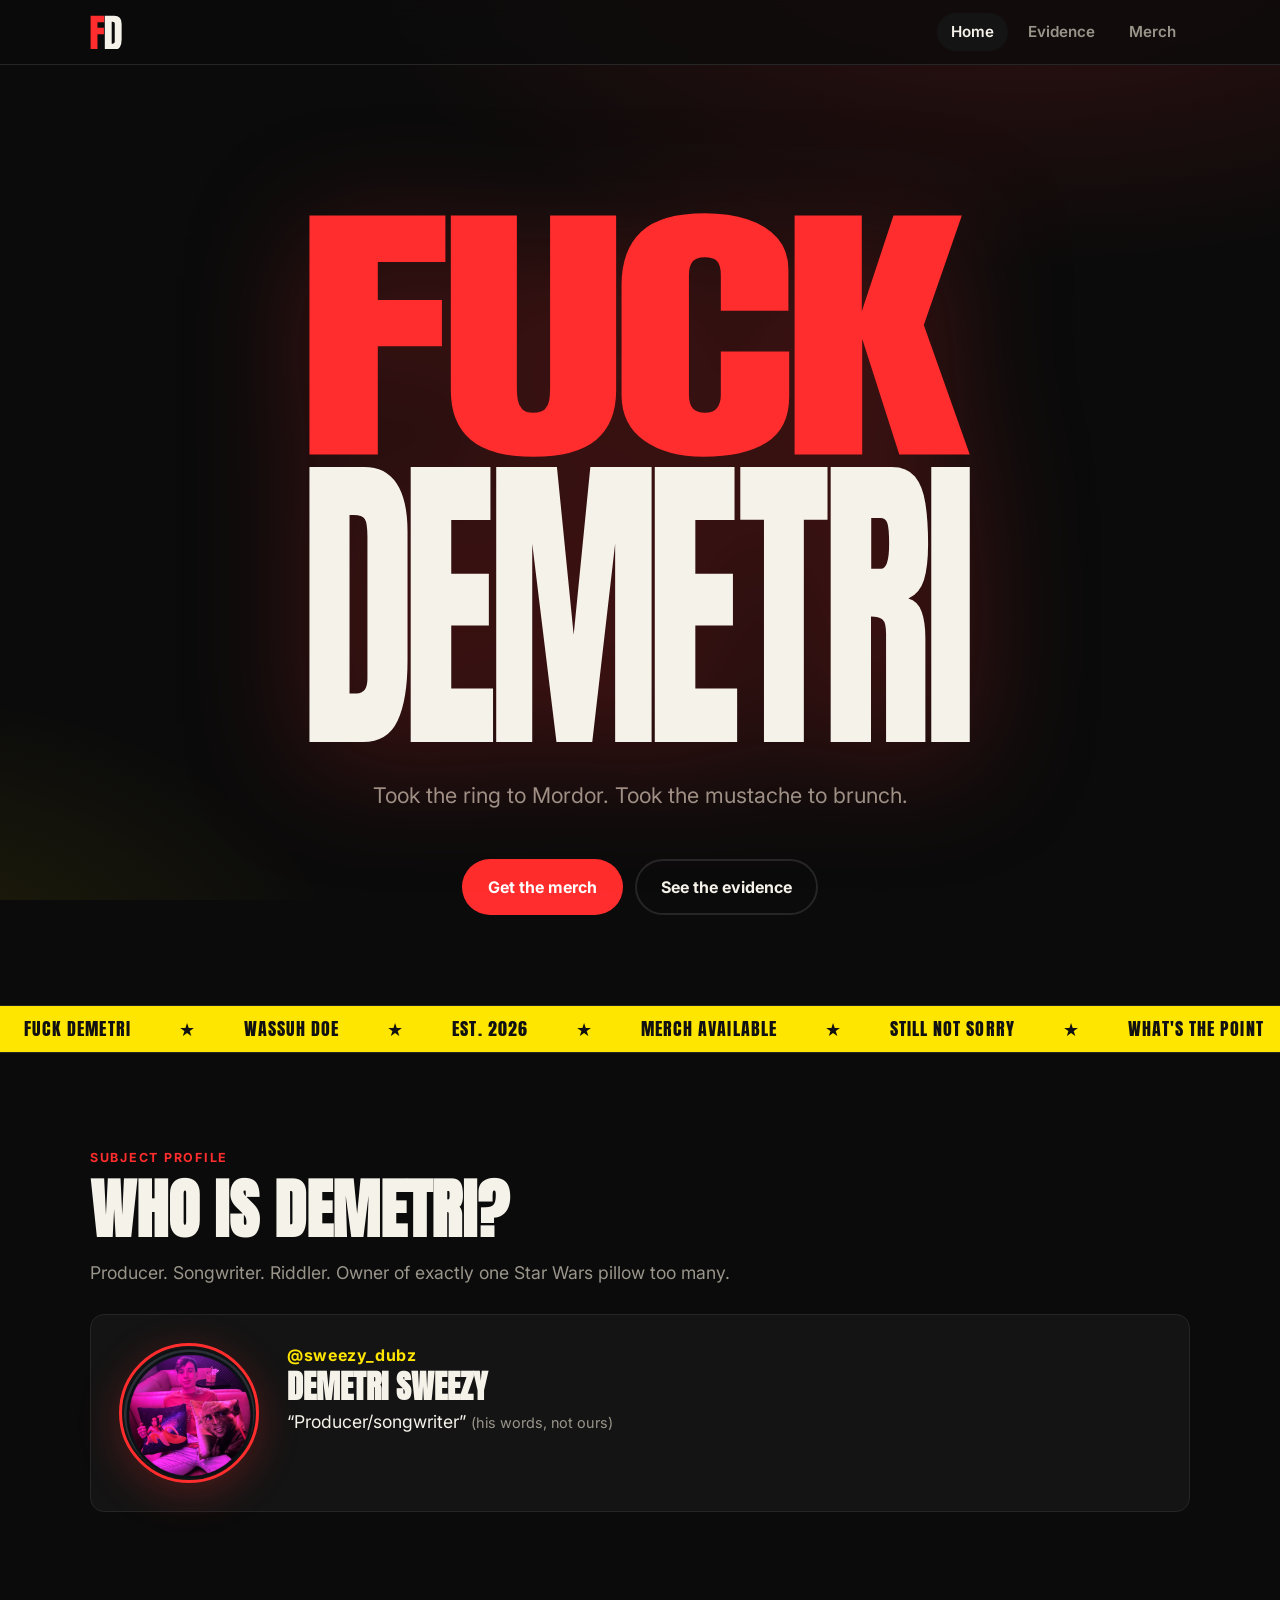
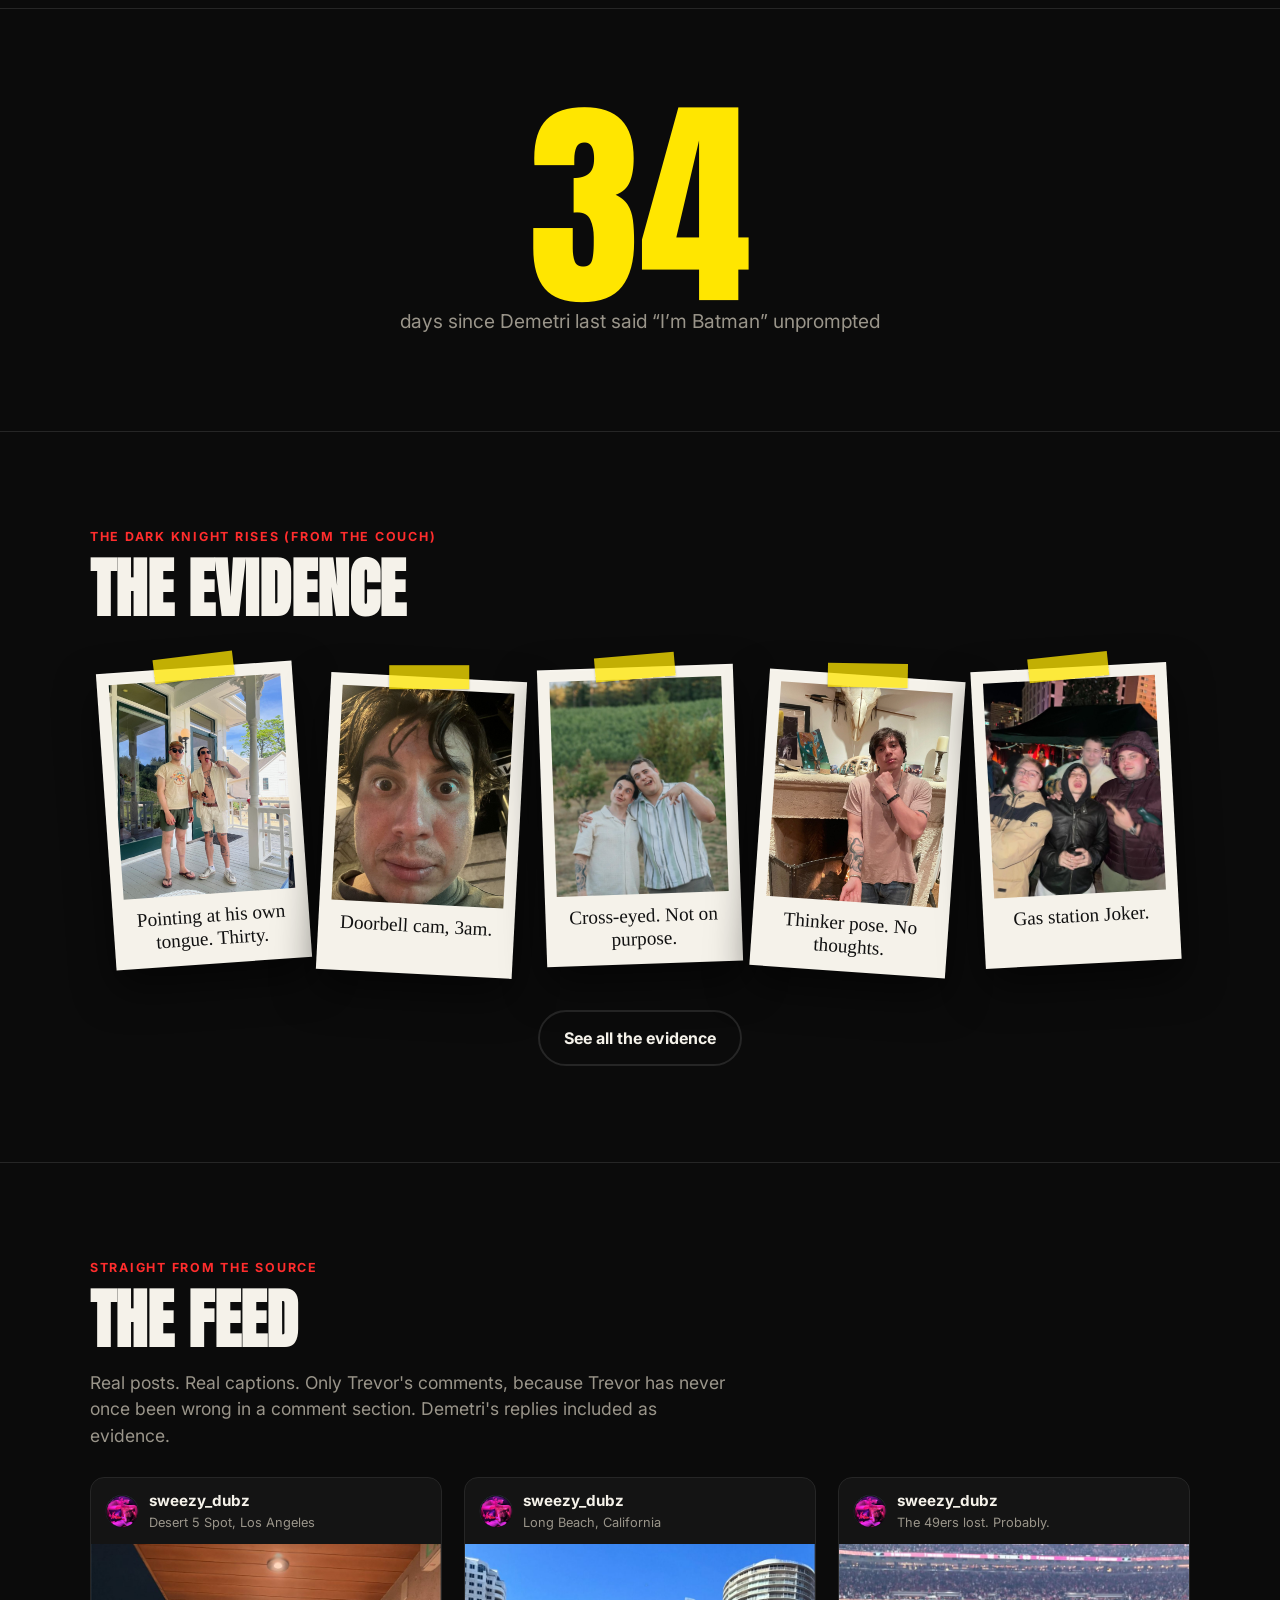
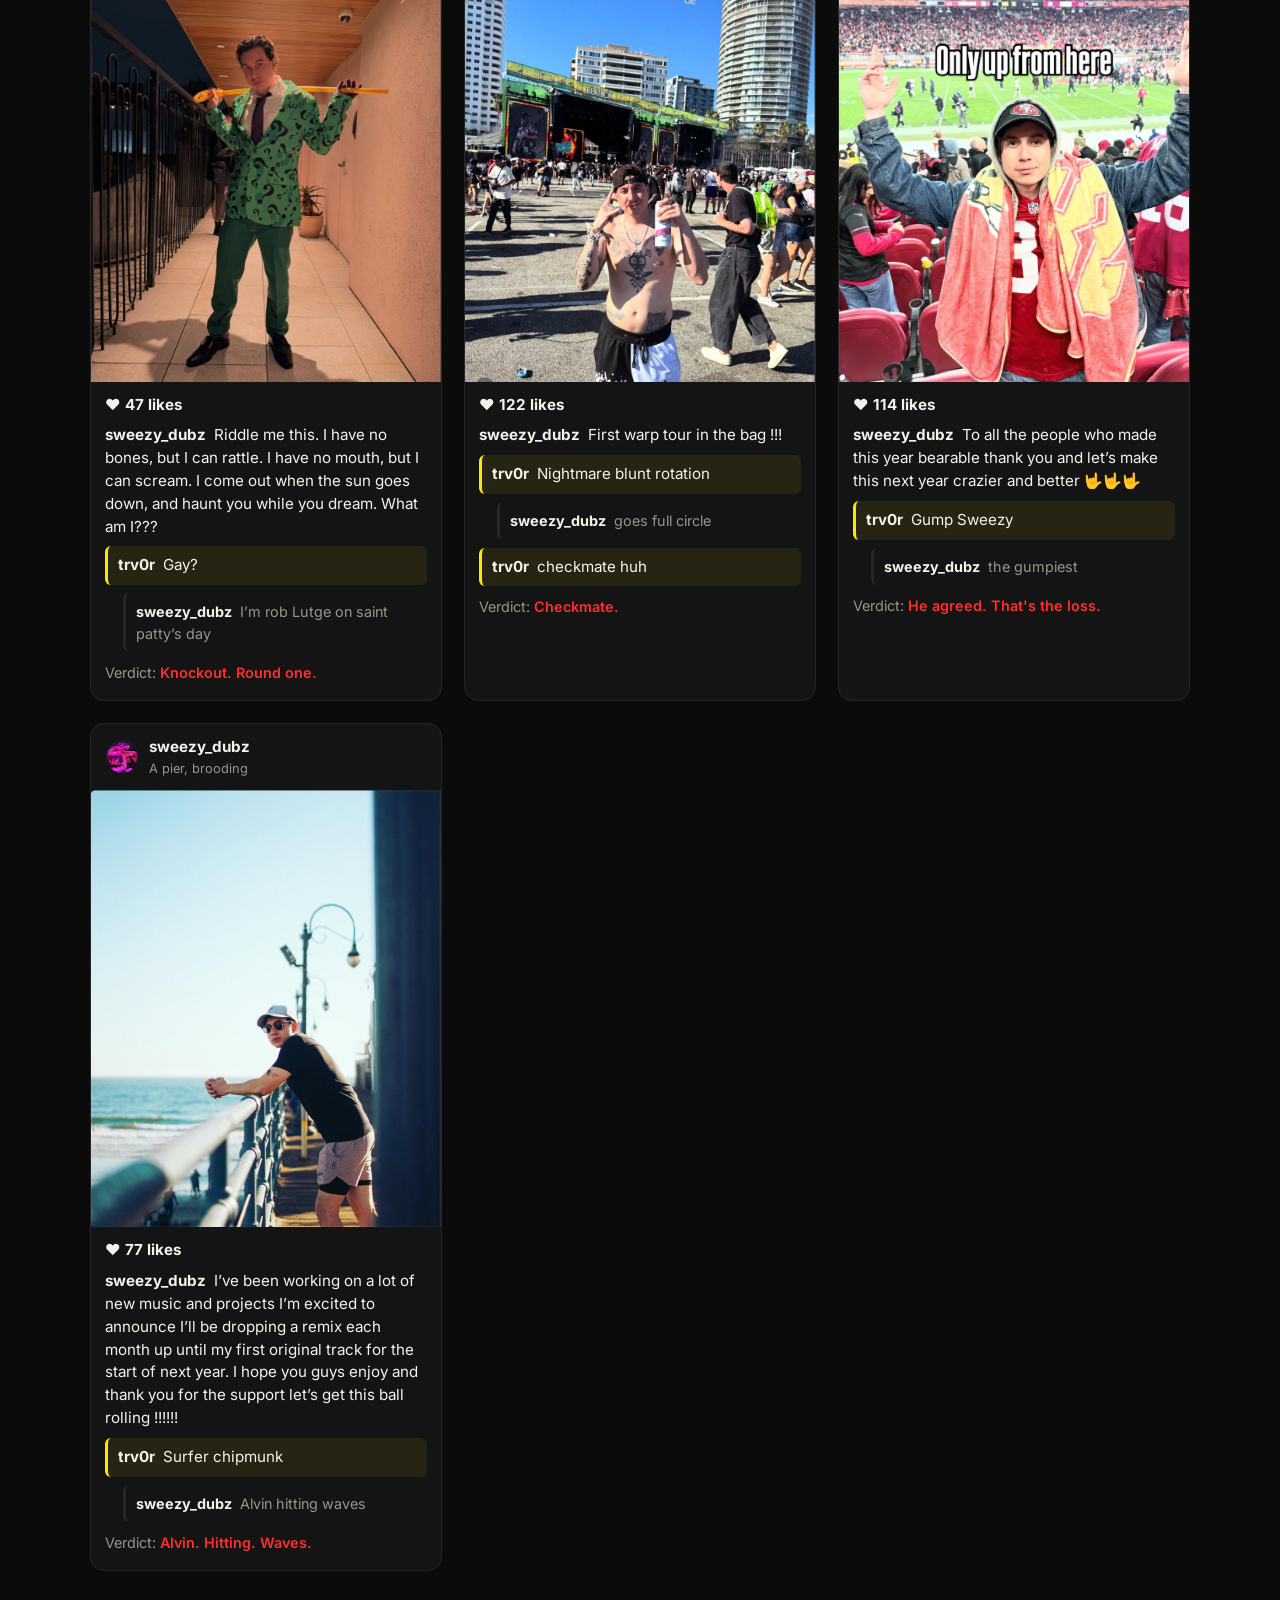
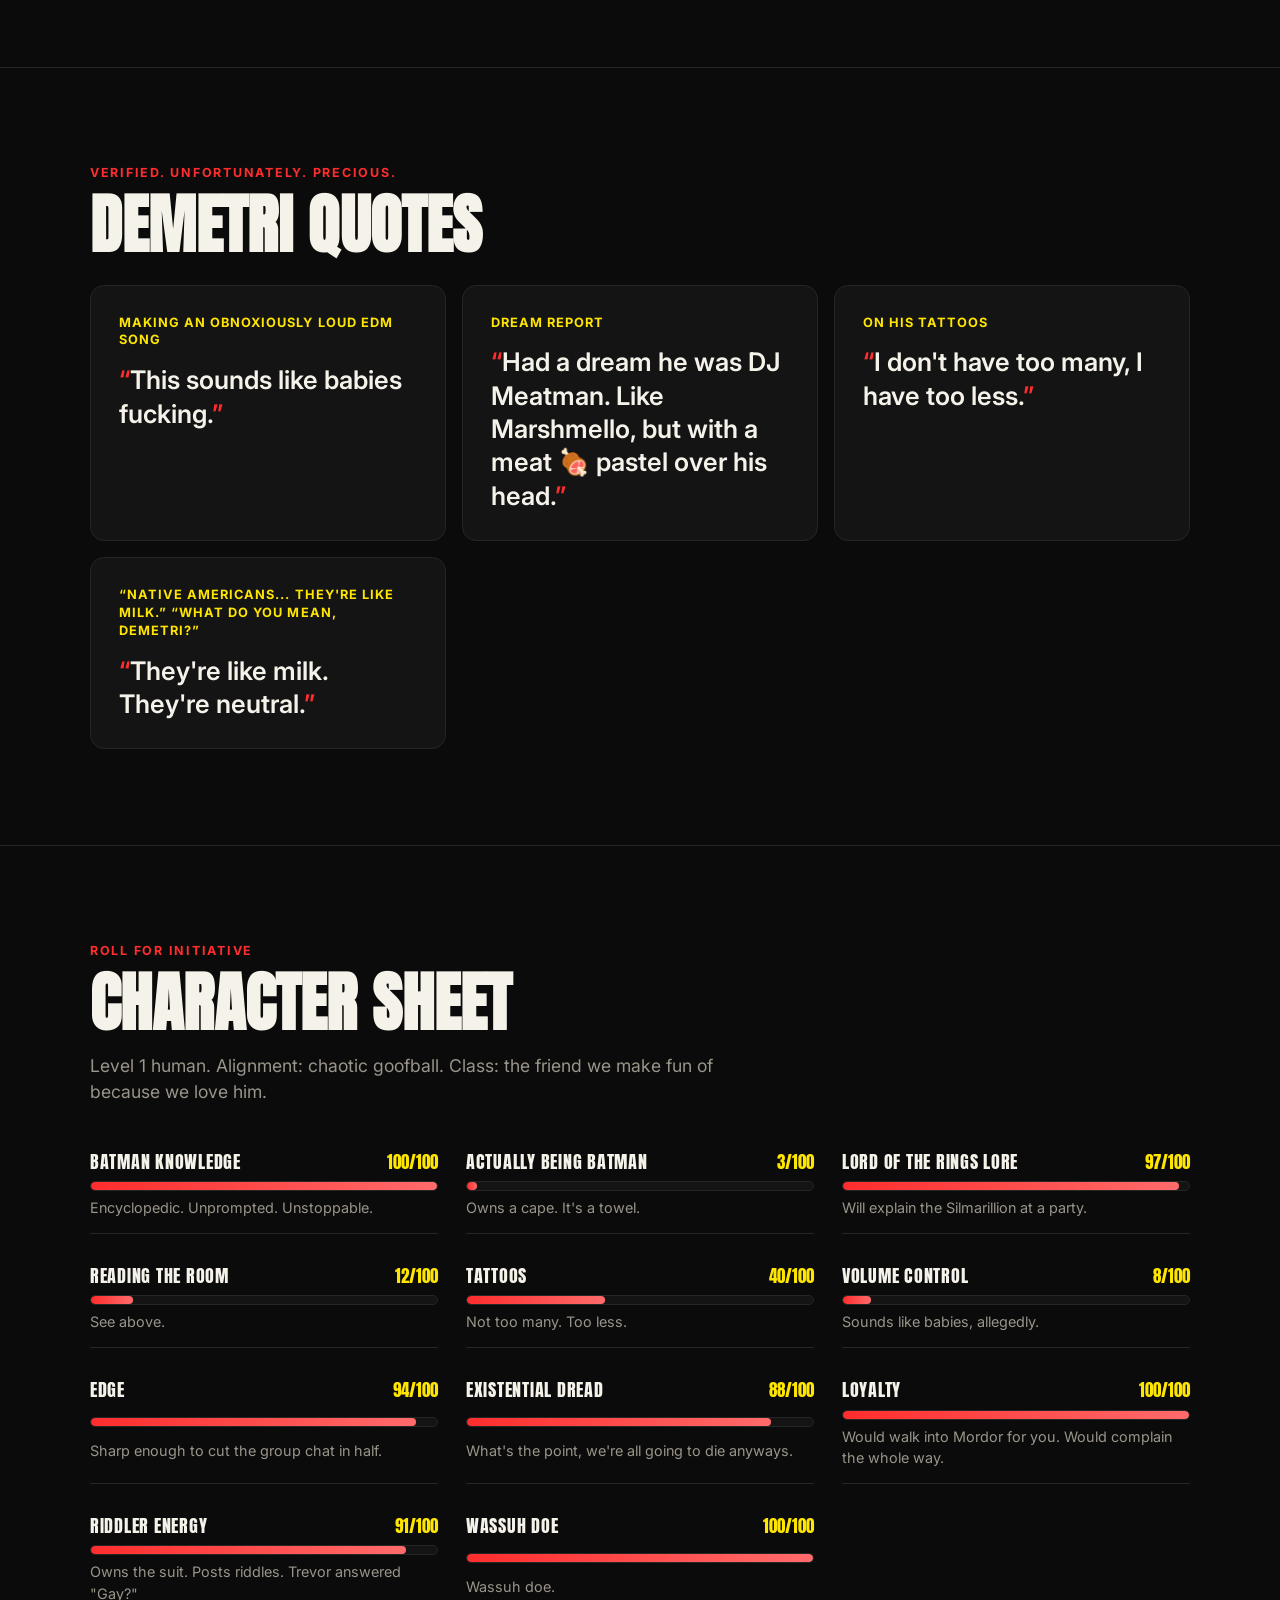
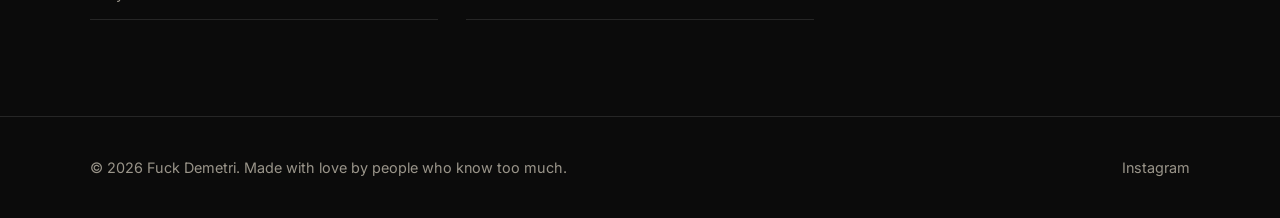
<file: index.html>
<!doctype html>
<html lang="en">
<head>
  <meta charset="utf-8">
  <meta name="viewport" content="width=device-width, initial-scale=1">
  <meta name="robots" content="index,follow">
  <link rel="icon" href="assets/favicon.svg" type="image/svg+xml">
  <link rel="preconnect" href="https://fonts.googleapis.com">
  <link href="https://fonts.googleapis.com/css2?family=Anton&family=Inter:wght@400;600;700&family=Permanent+Marker&display=swap" rel="stylesheet">
  <link rel="stylesheet" href="css/style.css?v=1793648350">
  <title>Fuck Demetri</title>
  <meta name="description" content="Fuck Demetri. Quotes, evidence, merch.">
  <meta property="og:title" content="Fuck Demetri">
  <meta property="og:description" content="Quotes, evidence, merch.">
</head>
<body>
  <header class="site-header">
    <div class="wrap">
      <a class="brand" href="index.html" aria-label="Fuck Demetri home"><img class="brand-mark" src="assets/brand/fd.svg" alt="FD" width="34" height="35"></a>
      <nav class="nav">
        <a href="index.html">Home</a>
        <a href="gallery.html">Evidence</a>
        <a href="merch.html">Merch</a>
      </nav>
    </div>
  </header>

  <main>
    <section class="hero wrap">
      <h1 class="hero-logo"><img src="assets/brand/lockup.svg" alt="Fuck Demetri" width="3460" height="2780" fetchpriority="high"></h1>
      <p class="tagline" data-tagline></p>
      <div class="cta">
        <a class="btn btn-primary" href="merch.html">Get the merch</a>
        <a class="btn btn-ghost" href="gallery.html">See the evidence</a>
      </div>
    </section>

    <div class="marquee" aria-hidden="true"><div class="track" data-marquee></div></div>

    <section class="block" id="about">
      <div class="wrap">
        <p class="eyebrow">Subject profile</p>
        <h2>Who Is Demetri?</h2>
        <p class="lead">Producer. Songwriter. Riddler. Owner of exactly one Star Wars pillow too many.</p>
        <div data-about></div>
      </div>
    </section>

    <section class="block">
      <div class="wrap counter">
        <div>
          <div class="num" data-days>0</div>
          <div class="label" data-days-label>days since Demetri's last incident</div>
        </div>
      </div>
    </section>

    <section class="block">
      <div class="wrap">
        <p class="eyebrow">The Dark Knight Rises (from the couch)</p>
        <h2>The Evidence</h2>
        <div class="polaroids" data-featured></div>
        <div class="center"><a class="btn btn-ghost" href="gallery.html">See all the evidence</a></div>
      </div>
    </section>

    <section class="block" id="feed">
      <div class="wrap">
        <p class="eyebrow">Straight from the source</p>
        <h2>The Feed</h2>
        <p class="lead">Real posts. Real captions. Only Trevor's comments, because Trevor has never once been wrong in a comment section. Demetri's replies included as evidence.</p>
        <div class="feed" data-feed></div>
      </div>
    </section>

    <section class="block">
      <div class="wrap">
        <p class="eyebrow">Verified. Unfortunately. Precious.</p>
        <h2>Demetri Quotes</h2>
        <div class="quotes" data-quotes></div>
      </div>
    </section>

    <section class="block">
      <div class="wrap">
        <p class="eyebrow">Roll for initiative</p>
        <h2>Character Sheet</h2>
        <p class="lead">Level 1 human. Alignment: chaotic goofball. Class: the friend we make fun of because we love him.</p>
        <div class="stats" data-stats></div>
      </div>
    </section>

  </main>

  <footer class="site-footer">
    <div class="wrap">
      <div>© <span data-year></span> Fuck Demetri. Made with love by people who know too much.</div>
      <div class="links" data-social></div>
    </div>
  </footer>
  <script src="site.config.js?v=1793648350"></script>
  <script src="js/main.js?v=1793648350"></script>
</body>
</html>
</file>
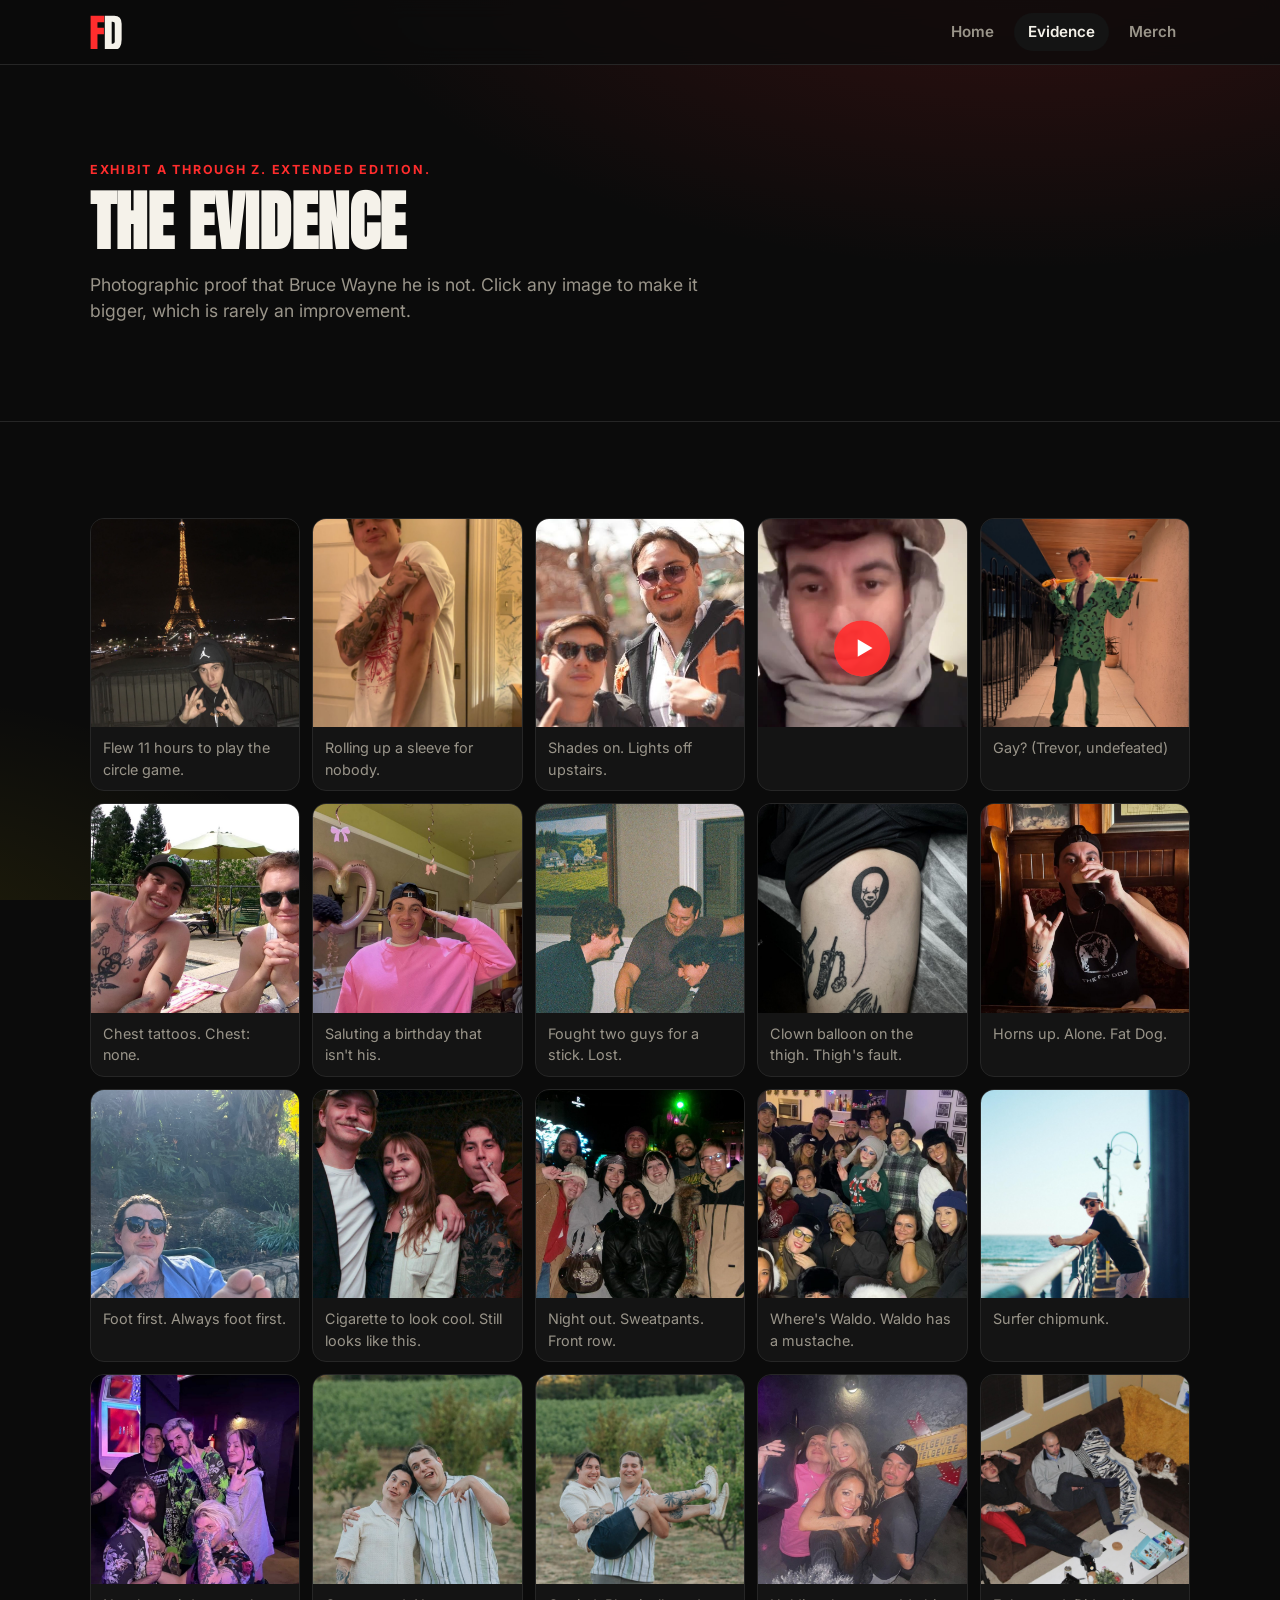
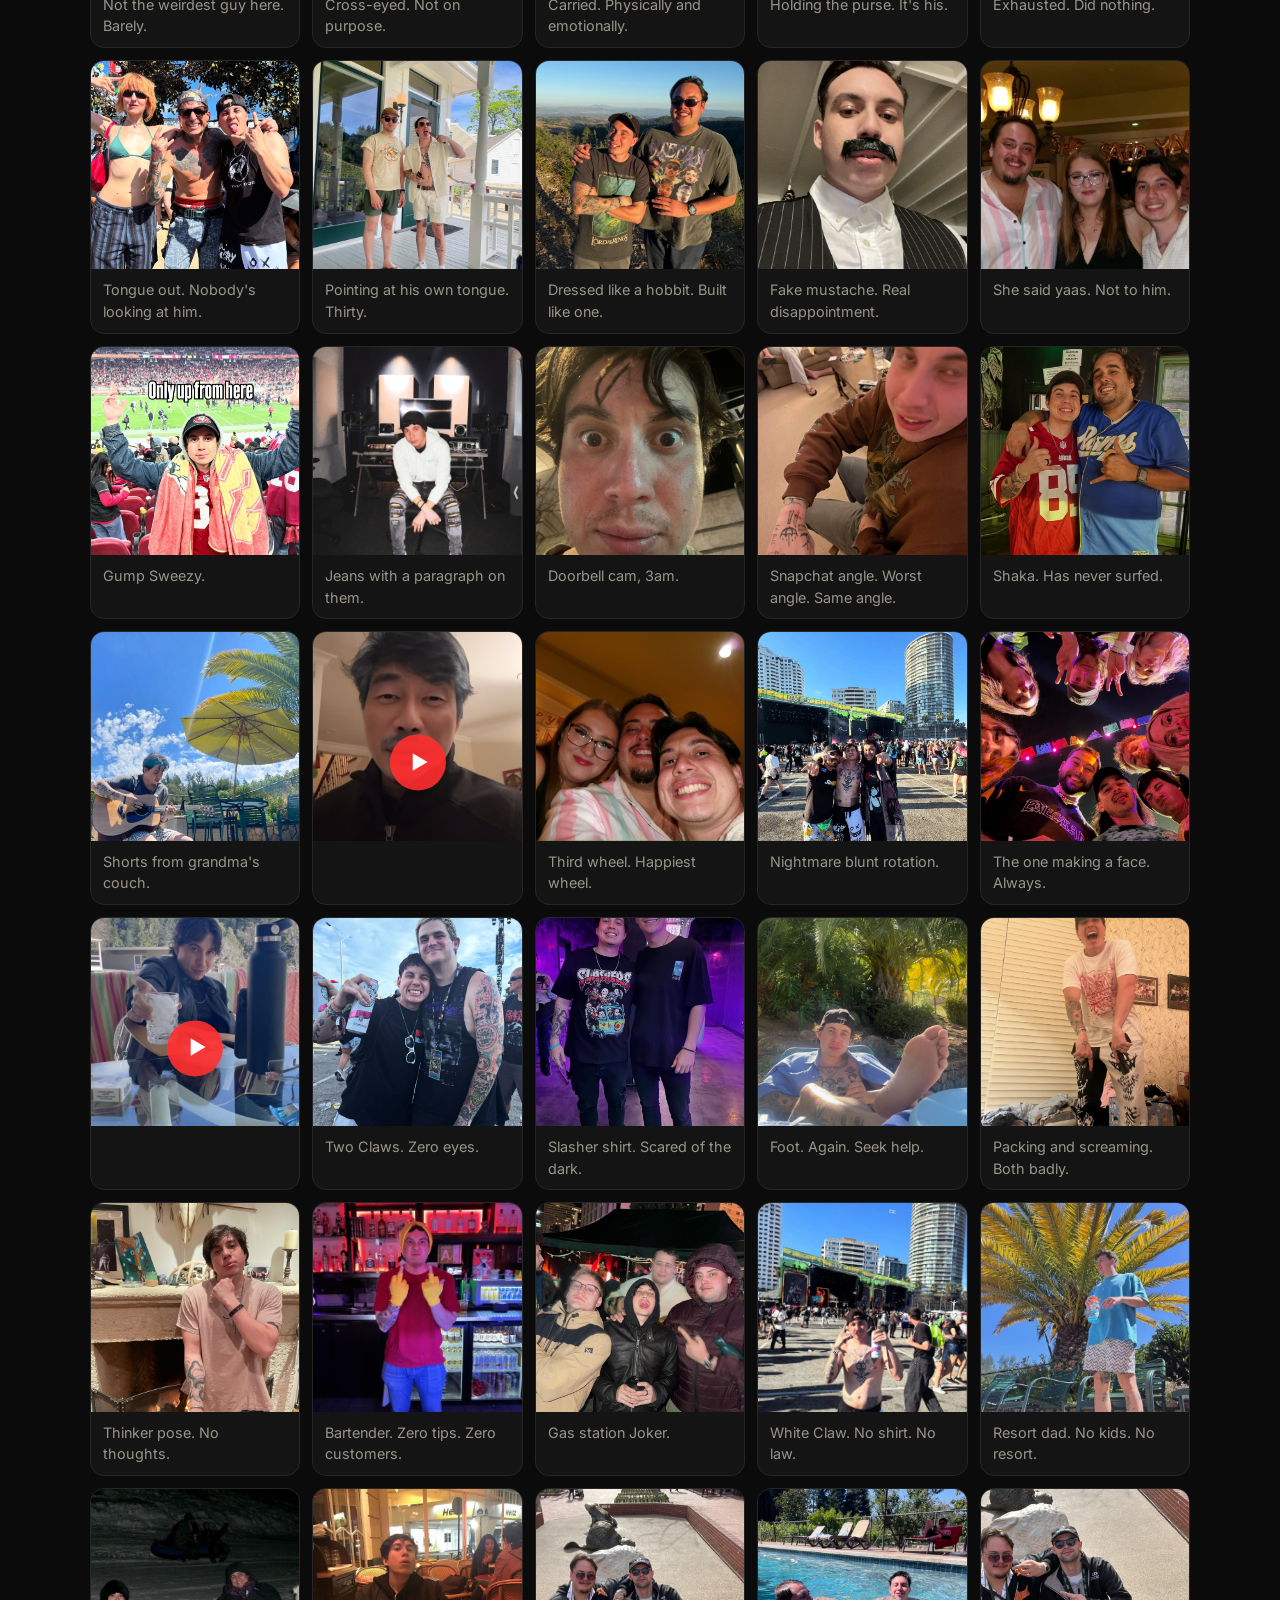
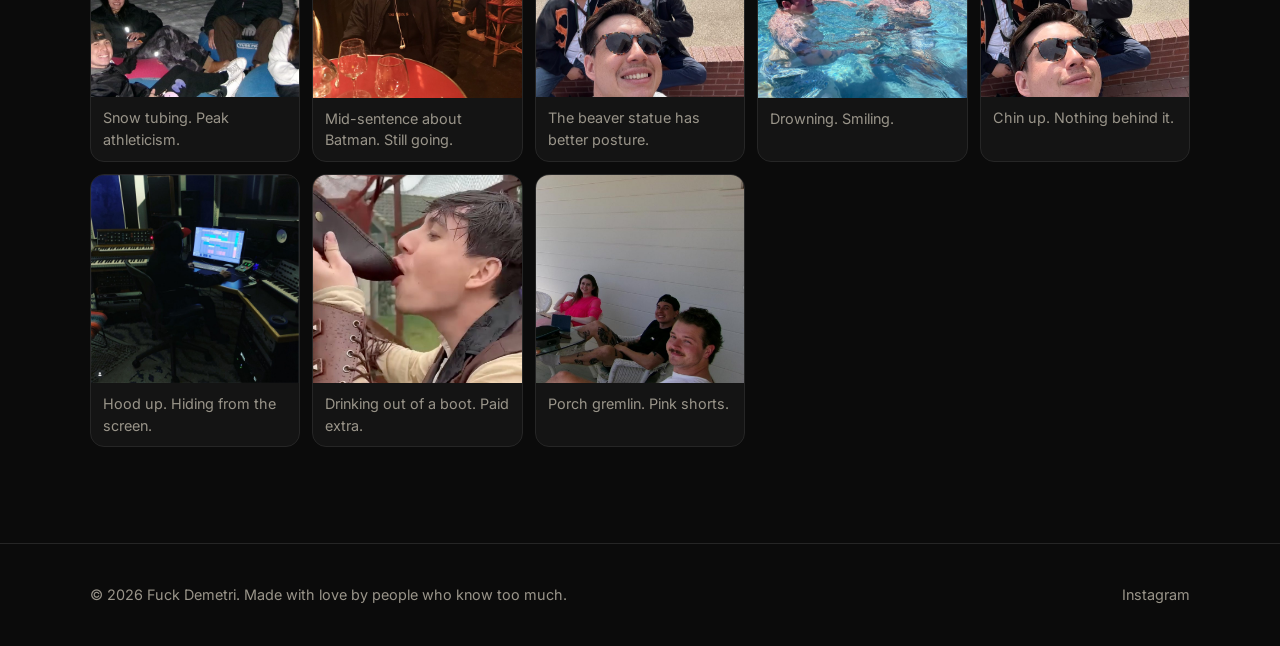
<file: gallery.html>
<!doctype html>
<html lang="en">
<head>
  <meta charset="utf-8">
  <meta name="viewport" content="width=device-width, initial-scale=1">
  <meta name="robots" content="index,follow">
  <link rel="icon" href="assets/favicon.svg" type="image/svg+xml">
  <link rel="preconnect" href="https://fonts.googleapis.com">
  <link href="https://fonts.googleapis.com/css2?family=Anton&family=Inter:wght@400;600;700&display=swap" rel="stylesheet">
  <link rel="stylesheet" href="css/style.css?v=1793648350">
  <title>Evidence — Fuck Demetri</title>
  <meta name="description" content="Photographic evidence. Demetri, in the wild.">
</head>
<body>
  <header class="site-header">
    <div class="wrap">
      <a class="brand" href="index.html" aria-label="Fuck Demetri home"><img class="brand-mark" src="assets/brand/fd.svg" alt="FD" width="34" height="35"></a>
      <nav class="nav">
        <a href="index.html">Home</a>
        <a href="gallery.html">Evidence</a>
        <a href="merch.html">Merch</a>
      </nav>
    </div>
  </header>

  <main>
    <section class="block">
      <div class="wrap">
        <p class="eyebrow">Exhibit A through Z. Extended edition.</p>
        <h2>The Evidence</h2>
        <p class="lead">Photographic proof that Bruce Wayne he is not. Click any image to make it bigger, which is rarely an improvement.</p>
      </div>
    </section>
    <section class="block">
      <div class="wrap">
        <div class="gallery" data-gallery></div>
      </div>
    </section>
  </main>

  <footer class="site-footer">
    <div class="wrap">
      <div>© <span data-year></span> Fuck Demetri. Made with love by people who know too much.</div>
      <div class="links" data-social></div>
    </div>
  </footer>
  <script src="site.config.js?v=1793648350"></script>
  <script src="js/main.js?v=1793648350"></script>
</body>
</html>
</file>
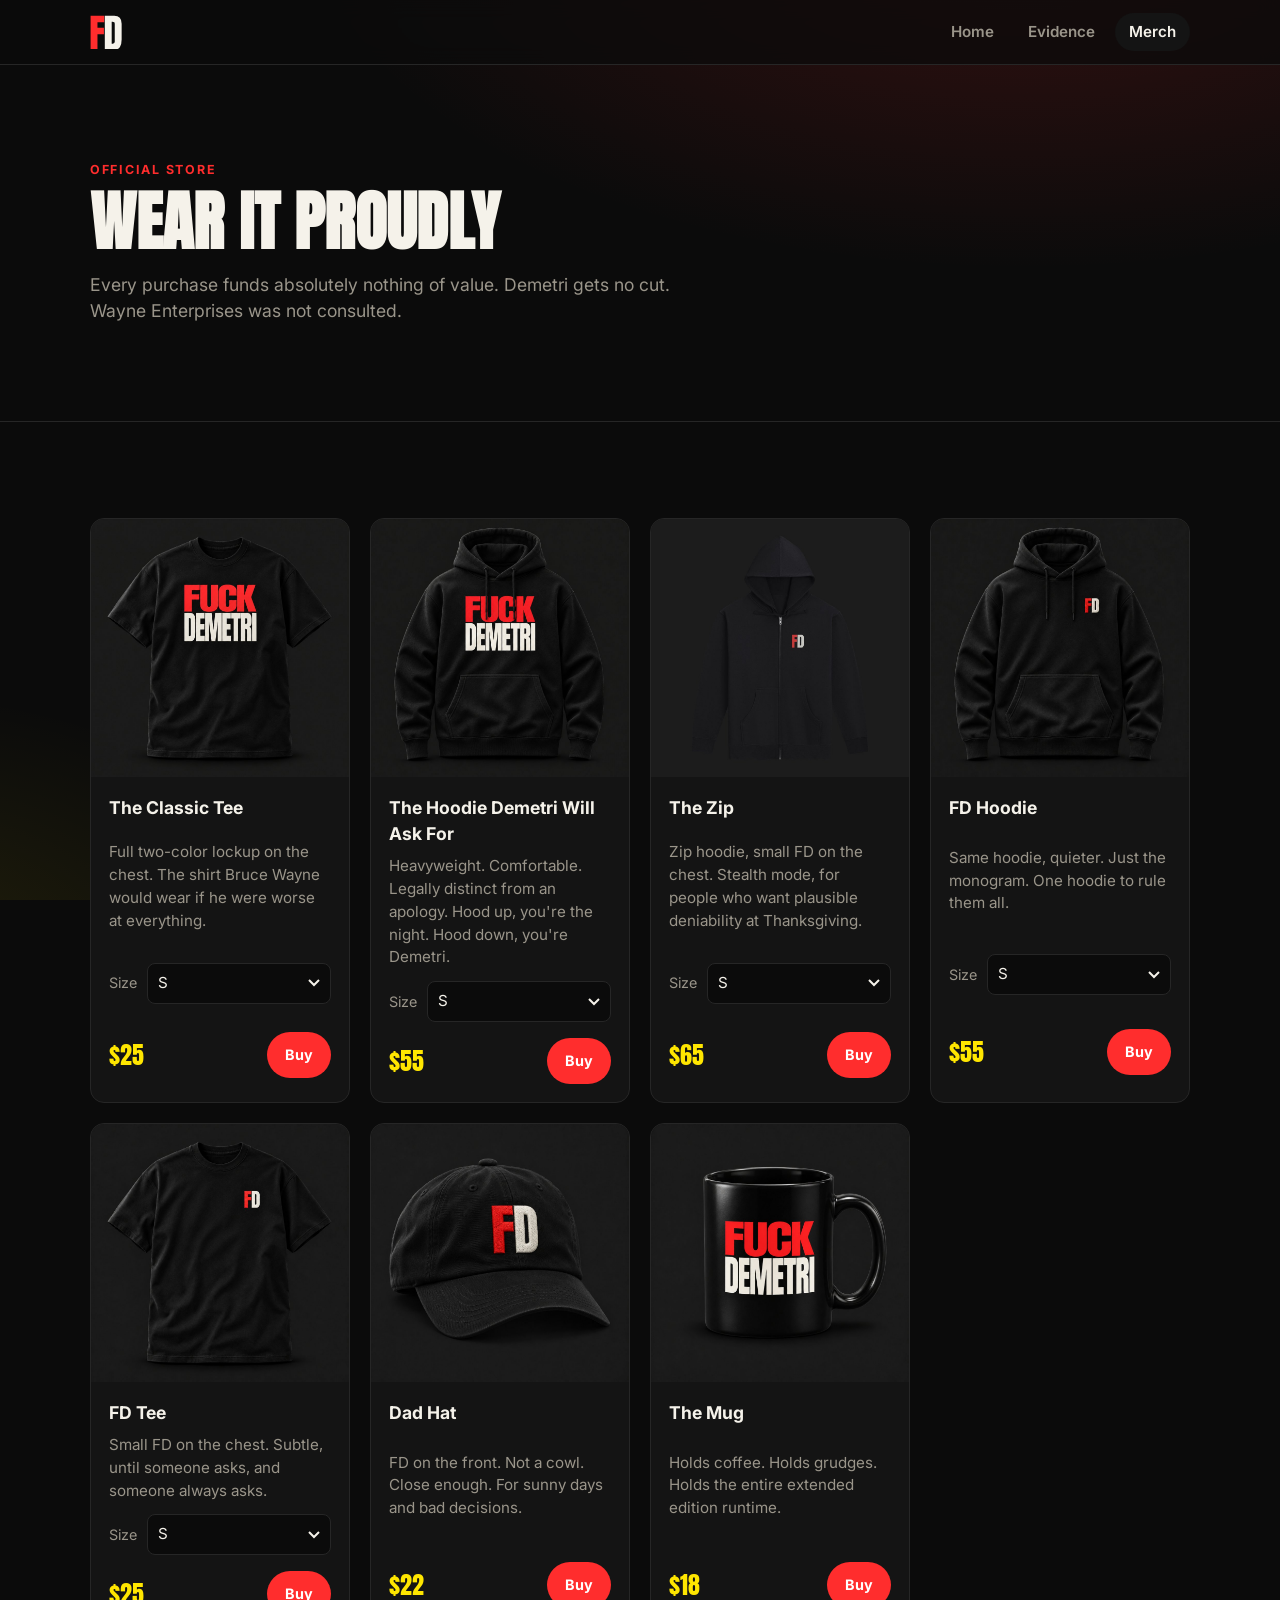
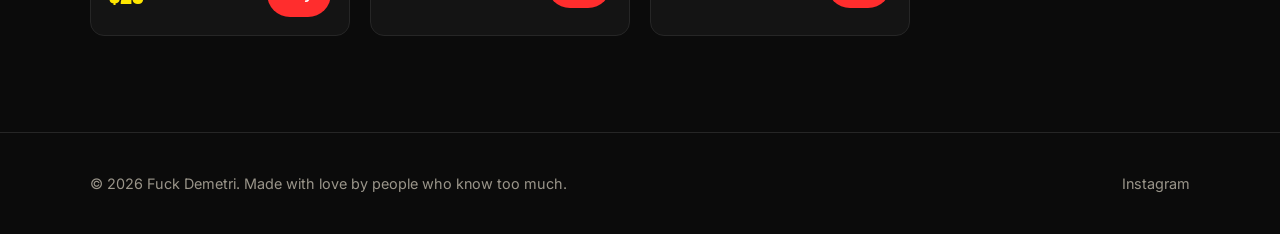
<file: merch.html>
<!doctype html>
<html lang="en">
<head>
  <meta charset="utf-8">
  <meta name="viewport" content="width=device-width, initial-scale=1">
  <meta name="robots" content="index,follow">
  <link rel="icon" href="assets/favicon.svg" type="image/svg+xml">
  <link rel="preconnect" href="https://fonts.googleapis.com">
  <link href="https://fonts.googleapis.com/css2?family=Anton&family=Inter:wght@400;600;700&display=swap" rel="stylesheet">
  <link rel="stylesheet" href="css/style.css?v=1793648350">
  <title>Merch — Fuck Demetri</title>
  <meta name="description" content="Official Fuck Demetri merch. Tees, hoodies, hats, stickers.">
</head>
<body>
  <header class="site-header">
    <div class="wrap">
      <a class="brand" href="index.html" aria-label="Fuck Demetri home"><img class="brand-mark" src="assets/brand/fd.svg" alt="FD" width="34" height="35"></a>
      <nav class="nav">
        <a href="index.html">Home</a>
        <a href="gallery.html">Evidence</a>
        <a href="merch.html">Merch</a>
      </nav>
    </div>
  </header>

  <main>
    <section class="block">
      <div class="wrap">
        <p class="eyebrow">Official store</p>
        <h2>Wear it proudly</h2>
        <p class="lead">Every purchase funds absolutely nothing of value. Demetri gets no cut. Wayne Enterprises was not consulted.</p>
      </div>
    </section>
    <section class="block">
      <div class="wrap">
        <div class="grid" data-shop></div>
      </div>
    </section>
  </main>

  <footer class="site-footer">
    <div class="wrap">
      <div>© <span data-year></span> Fuck Demetri. Made with love by people who know too much.</div>
      <div class="links" data-social></div>
    </div>
  </footer>
  <script src="site.config.js?v=1793648350"></script>
  <script src="js/main.js?v=1793648350"></script>
</body>
</html>
</file>
<file: css/style.css>
/* ===== FUCK DEMETRI — styles ===== */
:root {
  --bg: #0b0b0b;
  --bg-2: #141414;
  --ink: #f5f2ea;
  --muted: #9a958a;
  --accent: #ff2d2d;
  --accent-2: #ffe600;
  --border: #262626;
  --radius: 14px;
  --font-display: "Anton", Impact, "Arial Narrow Bold", sans-serif;
  --font-body: "Inter", system-ui, -apple-system, Segoe UI, Roboto, sans-serif;
}

* { box-sizing: border-box; }
html { scroll-behavior: smooth; }
body {
  margin: 0;
  background: var(--bg);
  color: var(--ink);
  font-family: var(--font-body);
  line-height: 1.5;
  -webkit-font-smoothing: antialiased;
  background-image:
    radial-gradient(1200px 600px at 80% -10%, rgba(255,45,45,.18), transparent 60%),
    radial-gradient(800px 500px at -10% 110%, rgba(255,230,0,.10), transparent 60%);
  background-attachment: fixed;
}
a { color: inherit; }
img { max-width: 100%; display: block; }

.wrap { width: min(1100px, 100% - 32px); margin-inline: auto; }

/* ----- Header ----- */
.site-header {
  position: sticky; top: 0; z-index: 50;
  backdrop-filter: blur(10px);
  background: rgba(11,11,11,.75);
  border-bottom: 1px solid var(--border);
}
.site-header .wrap {
  display: flex; align-items: center; justify-content: space-between;
  height: 64px; gap: 16px;
}
.brand {
  font-family: var(--font-display);
  font-size: 1.5rem; letter-spacing: .04em; text-transform: uppercase;
  text-decoration: none; color: var(--ink);
}
.brand span { color: var(--accent); }
.nav { display: flex; gap: 6px; }
.nav a {
  text-decoration: none; padding: 8px 14px; border-radius: 999px;
  font-weight: 600; font-size: .95rem; color: var(--muted);
  transition: background .15s, color .15s;
}
.nav a:hover, .nav a[aria-current="page"] { background: var(--bg-2); color: var(--ink); }

/* ----- Hero ----- */
.hero {
  padding: clamp(60px, 12vw, 140px) 0 clamp(40px, 8vw, 90px);
  text-align: center;
}
.hero h1 {
  font-family: var(--font-display);
  font-size: clamp(4rem, 18vw, 15rem);
  line-height: .9; margin: 0; text-transform: uppercase;
  letter-spacing: -.01em;
}
.hero h1 .f { color: var(--accent); display: block; }
.hero h1 .d { color: var(--ink); display: block; }
.hero p.tagline {
  margin: 28px auto 0; max-width: 560px;
  font-size: clamp(1.05rem, 2.2vw, 1.35rem); color: var(--muted);
  min-height: 2em;
}
.hero .cta { margin-top: 36px; display: flex; gap: 12px; justify-content: center; flex-wrap: wrap; }

.btn {
  display: inline-flex; align-items: center; gap: 8px;
  padding: 14px 24px; border-radius: 999px; font-weight: 700;
  text-decoration: none; border: 2px solid transparent; cursor: pointer;
  font-size: 1rem; font-family: var(--font-body);
  transition: transform .12s, background .15s, border-color .15s;
}
.btn:active { transform: translateY(1px) scale(.99); }
.btn-primary { background: var(--accent); color: #fff; }
.btn-primary:hover { background: #ff4a4a; }
.btn-ghost { background: transparent; color: var(--ink); border-color: var(--border); }
.btn-ghost:hover { border-color: var(--ink); }
.btn-yellow { background: var(--accent-2); color: #111; }
.btn-yellow:hover { background: #fff04d; }
.btn[disabled], .btn.disabled { opacity: .5; pointer-events: none; }

/* ----- Marquee ----- */
.marquee {
  overflow: hidden; border-block: 1px solid var(--border);
  background: var(--accent-2); color: #111; padding: 10px 0;
  font-family: var(--font-display); text-transform: uppercase; letter-spacing: .06em;
  font-size: 1.1rem; white-space: nowrap;
}
.marquee .track { display: inline-block; animation: scroll 70s linear infinite; }
.marquee .track span { margin: 0 24px; }
@keyframes scroll { from { transform: translateX(0); } to { transform: translateX(-50%); } }

/* ----- Sections ----- */
section.block { padding: clamp(48px, 8vw, 96px) 0; }
section.block + section.block { border-top: 1px solid var(--border); }
.eyebrow {
  color: var(--accent); font-weight: 700; letter-spacing: .14em;
  text-transform: uppercase; font-size: .78rem; margin: 0 0 10px;
}
h2 {
  font-family: var(--font-display); text-transform: uppercase;
  font-size: clamp(2.2rem, 6vw, 4rem); line-height: 1; margin: 0 0 18px;
}
.lead { color: var(--muted); font-size: 1.1rem; max-width: 640px; margin: 0; }

/* ----- Counter ----- */
.counter {
  display: grid; gap: 20px; grid-template-columns: 1fr;
  align-items: center; text-align: center;
}
.counter .num {
  font-family: var(--font-display); font-size: clamp(5rem, 22vw, 14rem);
  line-height: .9; color: var(--accent-2);
}
.counter .label { color: var(--muted); font-size: 1.2rem; }

/* ----- Grid cards ----- */
.grid {
  display: grid; gap: 20px;
  grid-template-columns: repeat(auto-fill, minmax(240px, 1fr));
}
.card {
  background: var(--bg-2); border: 1px solid var(--border); border-radius: var(--radius);
  overflow: hidden; display: flex; flex-direction: column;
  transition: transform .15s, border-color .15s;
}
.card:hover { transform: translateY(-3px); border-color: #3a3a3a; }
.card .media { aspect-ratio: 1 / 1; background: #1c1c1c; overflow: hidden; }
.card .media img { width: 100%; height: 100%; object-fit: cover; }
.card .body { padding: 18px; display: grid; gap: 8px; flex: 1; }
.card h3 { margin: 0; font-size: 1.1rem; }
.card .desc { color: var(--muted); font-size: .95rem; margin: 0; flex: 1; }
.card .row { display: flex; justify-content: space-between; align-items: center; margin-top: 8px; }
.card .price { font-family: var(--font-display); font-size: 1.5rem; color: var(--accent-2); }
.card .btn { padding: 10px 16px; font-size: .9rem; }

/* ----- Gallery ----- */
.gallery {
  display: grid; gap: 12px;
  grid-template-columns: repeat(auto-fill, minmax(200px, 1fr));
}
.gallery figure {
  margin: 0; border-radius: var(--radius); overflow: hidden;
  background: var(--bg-2); border: 1px solid var(--border); cursor: zoom-in;
}
.gallery img { aspect-ratio: 1 / 1; object-fit: cover; width: 100%; transition: transform .25s; }
.gallery figure:hover img { transform: scale(1.04); }
.gallery figcaption { padding: 10px 12px; font-size: .9rem; color: var(--muted); }

.empty {
  border: 2px dashed var(--border); border-radius: var(--radius);
  padding: 48px 24px; text-align: center; color: var(--muted);
}
.empty strong { color: var(--ink); display: block; font-size: 1.2rem; margin-bottom: 6px; }

/* Lightbox */
.lightbox {
  position: fixed; inset: 0; background: rgba(0,0,0,.92); display: none;
  align-items: center; justify-content: center; z-index: 100; padding: 24px; cursor: zoom-out;
}
.lightbox.open { display: flex; }
.lightbox img { max-height: 90vh; max-width: 100%; border-radius: 8px; }

/* ----- Footer ----- */
.site-footer {
  border-top: 1px solid var(--border); padding: 40px 0; color: var(--muted); font-size: .9rem;
}
.site-footer .wrap { display: flex; flex-wrap: wrap; gap: 16px; justify-content: space-between; align-items: center; }
.site-footer a { color: var(--muted); text-decoration: none; }
.site-footer a:hover { color: var(--ink); }
.site-footer .links { display: flex; gap: 16px; }

/* ----- Notice ----- */
.notice {
  background: var(--bg-2); border: 1px solid var(--border); border-left: 4px solid var(--accent-2);
  border-radius: 10px; padding: 16px 20px; color: var(--muted); margin-top: 28px;
}
.notice strong { color: var(--ink); }

@media (max-width: 600px) {
  .nav a { padding: 8px 10px; font-size: .9rem; }
  .brand { font-size: 1.2rem; }
}

/* ----- Brand artwork ----- */
.hero .hero-logo { margin: 0 auto; width: min(680px, 86vw); line-height: 0; }
.hero-logo img { width: 100%; height: auto; filter: drop-shadow(0 20px 60px rgba(255,45,45,.25)); }

/* ----- Quotes & video ----- */
.quotes { display: grid; gap: 16px; grid-template-columns: repeat(auto-fit, minmax(300px, 1fr)); margin-top: 28px; }
.quote {
  margin: 0; background: var(--bg-2); border: 1px solid var(--border); border-radius: var(--radius);
  padding: 28px; display: grid; gap: 14px; align-content: start;
}
.quote-context { margin: 0; color: var(--accent-2); font-weight: 700; font-size: .8rem; letter-spacing: .08em; text-transform: uppercase; line-height: 1.4; }
.quote blockquote { margin: 0; font-size: clamp(1.25rem, 2.4vw, 1.6rem); font-weight: 600; line-height: 1.3; }
.quote blockquote::before { content: "“"; color: var(--accent); }
.quote blockquote::after  { content: "”"; color: var(--accent); }
.gallery figure { position: relative; }
.gallery figure.is-video .play {
  position: absolute; left: 50%; top: 50%; transform: translate(-50%, -60%);
  width: 56px; height: 56px; border-radius: 50%; display: grid; place-items: center;
  background: rgba(255,45,45,.9); color: #fff; font-size: 1.2rem; padding-left: 4px;
  box-shadow: 0 8px 30px rgba(0,0,0,.5); pointer-events: none;
}
.gallery figure.is-video img { aspect-ratio: 1 / 1; }
.lightbox video { max-height: 90vh; max-width: 100%; border-radius: 8px; background: #000; }

/* ----- Header mark & home polaroids ----- */
.brand { display: inline-flex; align-items: center; }
.brand-mark { height: 34px; width: auto; display: block; transition: transform .15s; }
.brand:hover .brand-mark { transform: scale(1.06); }
.center { text-align: center; margin-top: 36px; }

.polaroids {
  display: flex; flex-wrap: wrap; justify-content: center; gap: 28px 22px;
  margin-top: 36px; padding: 10px 0;
}
.polaroid {
  margin: 0; background: #f5f2ea; color: #111; padding: 12px 12px 14px;
  width: 196px; flex: 0 0 auto; cursor: zoom-in;
  box-shadow: 0 18px 40px rgba(0,0,0,.55), 0 2px 0 rgba(255,255,255,.15) inset;
  transition: transform .2s ease, box-shadow .2s ease;
  position: relative;
}
.polaroid::before { /* tape */
  content: ""; position: absolute; left: 50%; top: -12px; width: 80px; height: 24px;
  transform: translateX(-50%) rotate(-3deg); background: rgba(255,230,0,.75);
  box-shadow: 0 1px 2px rgba(0,0,0,.25);
}
.polaroid img { width: 100%; aspect-ratio: 4 / 5; object-fit: cover; display: block; background: #ddd; }
.polaroid figcaption {
  font-family: "Permanent Marker", "Comic Sans MS", cursive; font-size: 1.2rem;
  text-align: center; margin-top: 10px; line-height: 1.2;
}
.polaroid:nth-child(5n+1) { transform: rotate(-4deg); }
.polaroid:nth-child(5n+2) { transform: rotate(3deg) translateY(10px); }
.polaroid:nth-child(5n+3) { transform: rotate(-2deg); }
.polaroid:nth-child(5n+4) { transform: rotate(4deg) translateY(8px); }
.polaroid:nth-child(5n+5) { transform: rotate(-3deg); }
.polaroid:hover { transform: rotate(0) scale(1.05); z-index: 2; box-shadow: 0 28px 60px rgba(0,0,0,.7); }

@media (max-width: 720px) {
  .polaroids { flex-wrap: nowrap; justify-content: flex-start; overflow-x: auto; padding: 16px 8px 24px;
    scroll-snap-type: x mandatory; -webkit-overflow-scrolling: touch; }
  .polaroid { width: 190px; scroll-snap-align: center; }
}

/* ----- Live store controls ----- */
.card .size { display: flex; align-items: center; gap: 10px; font-size: .9rem; color: var(--muted); margin-top: 4px; }
.card .size select {
  flex: 1; background: var(--bg); color: var(--ink); border: 1px solid var(--border); border-radius: 8px;
  padding: 8px 32px 8px 10px; font: inherit; font-size: .95rem; cursor: pointer;
  -webkit-appearance: none; appearance: none;
  background-image: url("data:image/svg+xml,%3Csvg xmlns='http://www.w3.org/2000/svg' width='12' height='8' viewBox='0 0 12 8'%3E%3Cpath d='M1 1l5 5 5-5' fill='none' stroke='%23f5f2ea' stroke-width='2'/%3E%3C/svg%3E");
  background-repeat: no-repeat; background-position: right 10px center;
}
.card .size select option { background: var(--bg-2); color: var(--ink); }
.card .size select:focus { outline: 2px solid var(--accent); outline-offset: 1px; }
.card .media a { display: block; height: 100%; }

/* ----- Character sheet ----- */
.stats { display: grid; gap: 14px 28px; grid-template-columns: repeat(auto-fit, minmax(320px, 1fr)); margin-top: 28px; }
.stat { display: grid; gap: 6px; padding: 14px 0; border-bottom: 1px solid var(--border); }
.stat-head { display: flex; justify-content: space-between; align-items: baseline; }
.stat-name { font-family: var(--font-display); text-transform: uppercase; letter-spacing: .04em; font-size: 1.15rem; }
.stat-val { font-family: var(--font-display); color: var(--accent-2); font-size: 1.05rem; }
.stat-bar { height: 10px; background: var(--bg-2); border: 1px solid var(--border); border-radius: 999px; overflow: hidden; }
.stat-fill { height: 100%; background: linear-gradient(90deg, var(--accent), #ff6b6b); border-radius: 999px; }
.stat-note { color: var(--muted); font-size: .9rem; }

/* ----- About ----- */
.about-card {
  display: grid; grid-template-columns: 140px 1fr; gap: 28px; align-items: start;
  background: var(--bg-2); border: 1px solid var(--border); border-radius: var(--radius); padding: 28px; margin-top: 28px;
}
.about-avatar { width: 140px; height: 140px; border-radius: 50%; border: 3px solid var(--accent); box-shadow: 0 10px 40px rgba(255,45,45,.25); }
.about-handle a { color: var(--accent-2); text-decoration: none; font-weight: 700; letter-spacing: .04em; }
.about-handle a:hover { text-decoration: underline; }
.about-name { font-family: var(--font-display); text-transform: uppercase; font-size: 2rem; margin: 4px 0 6px; line-height: 1; }
.about-bio { margin: 0 0 18px; font-size: 1.1rem; }
.muted { color: var(--muted); font-size: .9rem; }
.about-facts { display: grid; grid-template-columns: repeat(auto-fit, minmax(150px, 1fr)); gap: 14px; }
.fact { border-top: 2px solid var(--border); padding-top: 10px; }
.fact-v { font-family: var(--font-display); font-size: 1.8rem; color: var(--accent-2); line-height: 1; }
.fact-k { font-weight: 700; margin-top: 4px; }
.fact-n { color: var(--muted); font-size: .85rem; }
@media (max-width: 600px) { .about-card { grid-template-columns: 1fr; } .about-avatar { width: 110px; height: 110px; } }

/* ----- The Feed ----- */
.feed { display: grid; gap: 22px; grid-template-columns: repeat(auto-fill, minmax(300px, 1fr)); margin-top: 28px; }
.post { background: var(--bg-2); border: 1px solid var(--border); border-radius: var(--radius); overflow: hidden; display: flex; flex-direction: column; }
.post-head { display: flex; align-items: center; gap: 10px; padding: 12px 14px; }
.post-avatar { width: 34px; height: 34px; border-radius: 50%; }
.post-user { font-weight: 700; font-size: .95rem; }
.post-where { color: var(--muted); font-size: .8rem; }
.post-media { aspect-ratio: 4 / 5; background: #000; cursor: zoom-in; overflow: hidden; }
.post-media img { width: 100%; height: 100%; object-fit: cover; display: block; transition: transform .25s; }
.post-media:hover img { transform: scale(1.03); }
.post-body { padding: 12px 14px 16px; display: grid; gap: 8px; font-size: .95rem; }
.post-likes { font-weight: 700; }
.post-caption { margin: 0; color: var(--ink); }
.post-caption b, .post-comment b { font-weight: 700; margin-right: 4px; }
.post-comment { margin: 0; padding: 8px 10px; border-radius: 6px; }
.post-comment.is-trevor { background: rgba(255,230,0,.08); border-left: 3px solid var(--accent-2); }
.post-comment.is-reply { margin-left: 18px; color: var(--muted); border-left: 3px solid var(--border); font-size: .9rem; }
.post-comment.is-reply b { color: var(--ink); }
.post-verdict { margin: 2px 0 0; color: var(--accent); font-weight: 600; font-size: .9rem; }
.post-verdict::before { content: "Verdict: "; color: var(--muted); font-weight: 400; }
</file>
